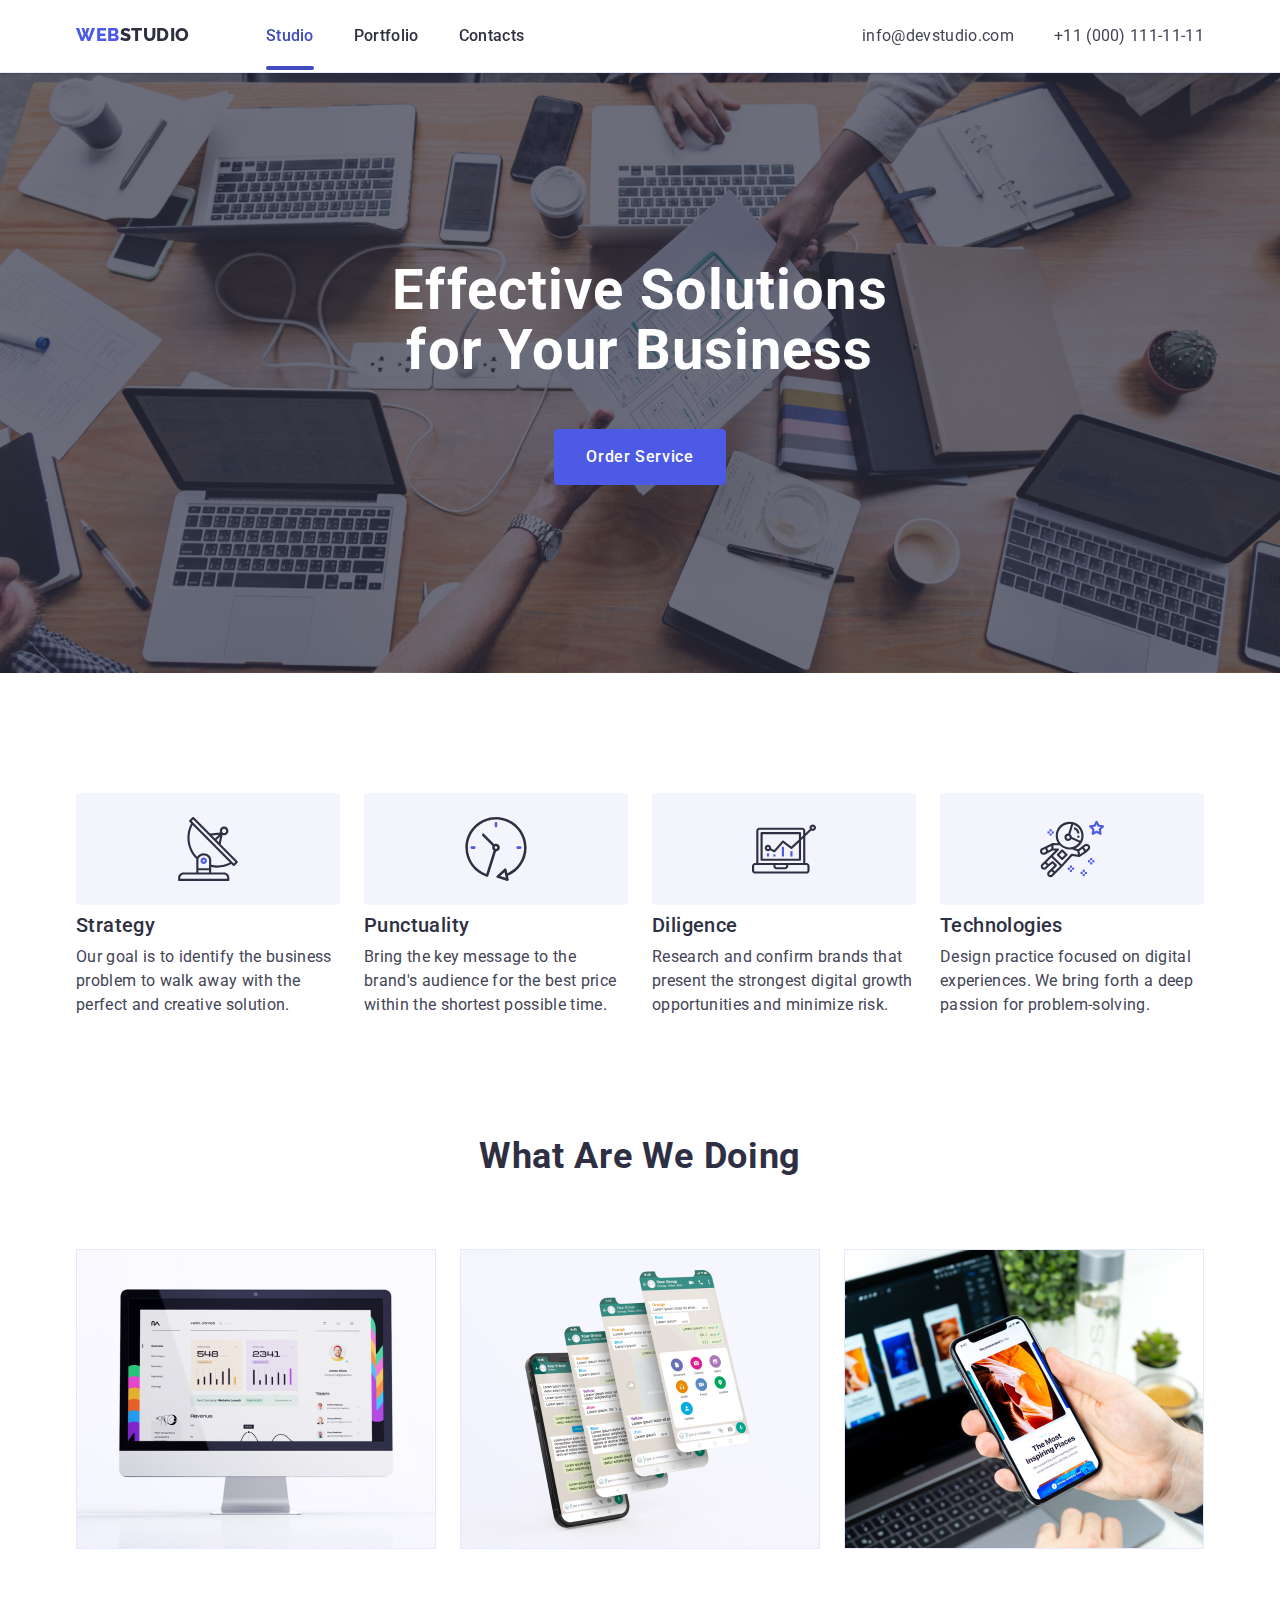
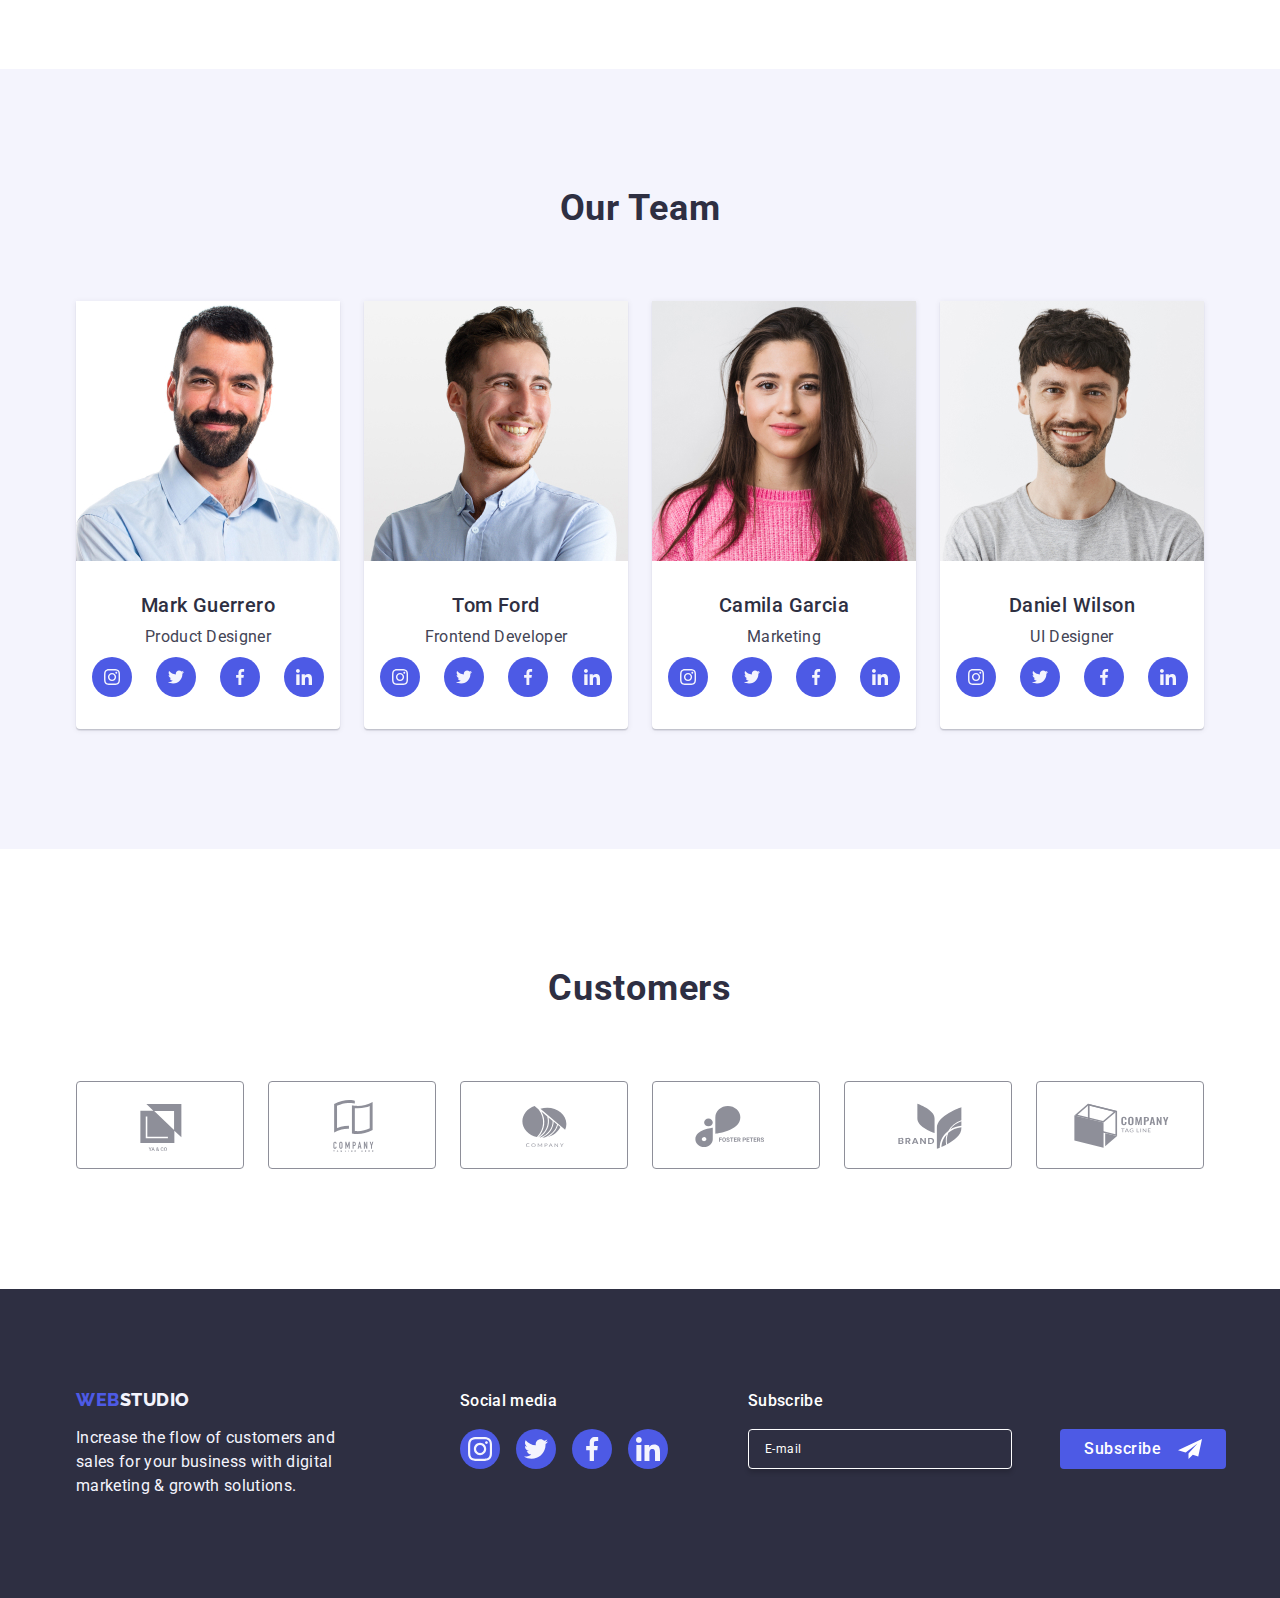
<file: index.html>
<!DOCTYPE html>
<html lang="en">
  <head>
    <meta charset="UTF-8" />
    <meta name="viewport" content="width=device-width, initial-scale=1.0" />
    <title>Document</title>
    <link
      rel="stylesheet"
      href="https://cdn.jsdelivr.net/npm/modern-normalize@2.0.0/modern-normalize.min.css"
    />
    <link rel="stylesheet" href="./css/styles.css" />
    <link rel="preconnect" href="https://fonts.googleapis.com" />
    <link rel="preconnect" href="https://fonts.gstatic.com" crossorigin />
    <link
      href="https://fonts.googleapis.com/css2?family=Raleway:wght@800&family=Roboto:wght@400;500;700&display=swap"
      rel="stylesheet"
    />
  </head>
  <body>
    <!-- HEADER -->
    <header class="top-header">
      <div class="container page-header-cont">
        <nav class="main-nav">
          <a class="main-logo link" href="./index.html">
            Web<span class="logo-text-color">Studio</span></a
          >
          <ul class="menu list">
            <li class="menu-item">
              <a class="menu-link link current" href="./index.html">Studio</a>
            </li>
            <li class="menu-item">
              <a class="menu-link link" href="./portfolio.html">Portfolio</a>
            </li>
            <li class="menu-item">
              <a class="menu-link link" href="">Contacts</a>
            </li>
          </ul>
        </nav>
        <address class="main-contact">
          <ul class="list-contact list">
            <li class="item-contact">
              <a class="link-contact link" href="mailto:info@devstudio.com"
                >info@devstudio.com</a
              >
            </li>
            <li class="item-contact">
              <a class="link-contact link" href="tel:+110001111111"
                >+11 (000) 111-11-11</a
              >
            </li>
          </ul>
        </address>
      </div>
    </header>
    <main>
      <!-- HERO -->
      <section class="block-hero">
        <div class="container">
          <h1 class="h-one-title">Effective Solutions for Your Business</h1>
          <button class="main-btn-hero" type="button" data-modal-open>
            Order Service
          </button>
        </div>
      </section>
      <!-- Work process -->
      <section class="block-workprocess">
        <div class="container">
          <h2 class="visually-hidden">Work process</h2>
          <ul class="list-workprocess list">
            <li class="item-workprocess">
              <div class="cont-icon-workprocess">
                <svg
                  class="icon-workprocess"
                  height="64"
                  width="64"
                  aria-label="icon-antenna"
                >
                  <use href="./images/icons.svg#icon-antenna"></use>
                </svg>
              </div>
              <h3 class="h-three-title">Strategy</h3>
              <p class="main-text">
                Our goal is to identify the business problem to walk away with
                the perfect and creative solution.
              </p>
            </li>
            <li class="item-workprocess">
              <div class="cont-icon-workprocess">
                <svg
                  class="icon-workprocess"
                  height="64"
                  width="64"
                  aria-label="icon-clock"
                >
                  <use href="./images/icons.svg#icon-clock"></use>
                </svg>
              </div>
              <h3 class="h-three-title">Punctuality</h3>
              <p class="main-text">
                Bring the key message to the brand's audience for the best price
                within the shortest possible time.
              </p>
            </li>
            <li class="item-workprocess">
              <div class="cont-icon-workprocess">
                <svg
                  class="icon-workprocess"
                  height="64"
                  width="64"
                  aria-label="icon-diagram"
                >
                  <use href="./images/icons.svg#icon-diagram"></use>
                </svg>
              </div>
              <h3 class="h-three-title">Diligence</h3>
              <p class="main-text">
                Research and confirm brands that present the strongest digital
                growth opportunities and minimize risk.
              </p>
            </li>
            <li class="item-workprocess">
              <div class="cont-icon-workprocess">
                <svg
                  class="icon-workprocess"
                  height="64"
                  width="64"
                  aria-label="icon-astronaut"
                >
                  <use href="./images/icons.svg#icon-astronaut"></use>
                </svg>
              </div>
              <h3 class="h-three-title">Technologies</h3>
              <p class="main-text">
                Design practice focused on digital experiences. We bring forth a
                deep passion for problem-solving.
              </p>
            </li>
          </ul>
        </div>
      </section>
      <!-- What are we doing -->
      <section class="block-doing">
        <div class="container">
          <h2 class="h-two-title">What are we doing</h2>
          <ul class="list-block-doing list">
            <li class="item-block-doing">
              <img
                class="img-block-doing"
                src="./images/Monitor.jpg"
                alt="Monitor"
                width="360"
                height="300"
              />
            </li>
            <li class="item-block-doing">
              <img
                class="img-block-doing"
                src="./images/Mockup.jpg"
                alt="Mockups"
                width="360"
                height="300"
              />
            </li>
            <li class="item-block-doing">
              <img
                class="img-block-doing"
                src="./images/Phone.jpg"
                alt="Phone and landtop"
                width="360"
                height="300"
              />
            </li>
          </ul>
        </div>
      </section>
      <!-- Our Team -->
      <section class="block-ourteam">
        <div class="container">
          <h2 class="h-two-title">Our Team</h2>
          <ul class="list-ourteam list">
            <li class="item-ourteam">
              <img
                class="image-ourteam"
                src="./images/Mark.jpg"
                alt="Man"
                width="264"
                height="260"
              />
              <div class="box-ourteam">
                <h3 class="h-three-title text-ourteam-title">Mark Guerrero</h3>
                <p class="main-text main-text-ourteam">Product Designer</p>
                <ul class="social-list list">
                  <li class="item-social-list">
                    <a href="" class="link-social-list">
                      <svg
                        class="icon-social"
                        width="16"
                        height="16"
                        aria-label="Social-instagram"
                      >
                        <use href="./images/icons.svg#icon-instagram"></use>
                      </svg>
                    </a>
                  </li>
                  <li class="item-social-list">
                    <a href="" class="link-social-list">
                      <svg
                        class="icon-social"
                        width="16"
                        height="16"
                        aria-label="social-twitter"
                      >
                        <use href="./images/icons.svg#icon-twitter"></use>
                      </svg>
                    </a>
                  </li>
                  <li class="item-social-list">
                    <a href="" class="link-social-list">
                      <svg
                        class="icon-social"
                        width="16"
                        height="16"
                        aria-label="social-facebook"
                      >
                        <use href="./images/icons.svg#icon-facebook"></use>
                      </svg>
                    </a>
                  </li>
                  <li class="item-social-list">
                    <a href="" class="link-social-list">
                      <svg
                        class="icon-social"
                        width="16"
                        height="16"
                        aria-label="social-linkedin"
                      >
                        <use href="./images/icons.svg#icon-linkedin"></use>
                      </svg>
                    </a>
                  </li>
                </ul>
              </div>
            </li>
            <li class="item-ourteam">
              <img
                class="image-ourteam"
                src="./images/Tom.jpg"
                alt="Man"
                width="264"
                height="260"
              />
              <div class="box-ourteam">
                <h3 class="h-three-title text-ourteam-title">Tom Ford</h3>
                <p class="main-text main-text-ourteam">Frontend Developer</p>
                <ul class="social-list list">
                  <li class="item-social-list">
                    <a href="" class="link-social-list">
                      <svg
                        class="icon-social"
                        width="16"
                        height="16"
                        aria-label="Social-instagram"
                      >
                        <use href="./images/icons.svg#icon-instagram"></use>
                      </svg>
                    </a>
                  </li>
                  <li class="item-social-list">
                    <a href="" class="link-social-list">
                      <svg
                        class="icon-social"
                        width="16"
                        height="16"
                        aria-label="social-twitter"
                      >
                        <use href="./images/icons.svg#icon-twitter"></use>
                      </svg>
                    </a>
                  </li>
                  <li class="item-social-list">
                    <a href="" class="link-social-list">
                      <svg
                        class="icon-social"
                        width="16"
                        height="16"
                        aria-label="social-facebook"
                      >
                        <use href="./images/icons.svg#icon-facebook"></use>
                      </svg>
                    </a>
                  </li>
                  <li class="item-social-list">
                    <a href="" class="link-social-list">
                      <svg
                        class="icon-social"
                        width="16"
                        height="16"
                        aria-label="social-linkedin"
                      >
                        <use href="./images/icons.svg#icon-linkedin"></use>
                      </svg>
                    </a>
                  </li>
                </ul>
              </div>
            </li>
            <li class="item-ourteam">
              <img
                class="image-ourteam"
                src="./images/Camila.jpg"
                alt="Girl"
                width="264"
                height="260"
              />
              <div class="box-ourteam">
                <h3 class="h-three-title text-ourteam-title">Camila Garcia</h3>
                <p class="main-text main-text-ourteam">Marketing</p>
                <ul class="social-list list">
                  <li class="item-social-list">
                    <a href="" class="link-social-list">
                      <svg
                        class="icon-social"
                        width="16"
                        height="16"
                        aria-label="Social-instagram"
                      >
                        <use href="./images/icons.svg#icon-instagram"></use>
                      </svg>
                    </a>
                  </li>
                  <li class="item-social-list">
                    <a href="" class="link-social-list">
                      <svg
                        class="icon-social"
                        width="16"
                        height="16"
                        aria-label="social-twitter"
                      >
                        <use href="./images/icons.svg#icon-twitter"></use>
                      </svg>
                    </a>
                  </li>
                  <li class="item-social-list">
                    <a href="" class="link-social-list">
                      <svg
                        class="icon-social"
                        width="16"
                        height="16"
                        aria-label="social-facebook"
                      >
                        <use href="./images/icons.svg#icon-facebook"></use>
                      </svg>
                    </a>
                  </li>
                  <li class="item-social-list">
                    <a href="" class="link-social-list">
                      <svg
                        class="icon-social"
                        width="16"
                        height="16"
                        aria-label="social-linkedin"
                      >
                        <use href="./images/icons.svg#icon-linkedin"></use>
                      </svg>
                    </a>
                  </li>
                </ul>
              </div>
            </li>
            <li class="item-ourteam">
              <img
                class="image-ourteam"
                src="./images/Daniel.jpg"
                alt="Man"
                width="264"
                height="260"
              />
              <div class="box-ourteam">
                <h3 class="h-three-title text-ourteam-title">Daniel Wilson</h3>
                <p class="main-text main-text-ourteam">UI Designer</p>
                <ul class="social-list list">
                  <li class="item-social-list">
                    <a href="" class="link-social-list">
                      <svg
                        class="icon-social"
                        width="16"
                        height="16"
                        aria-label="Social-instagram"
                      >
                        <use href="./images/icons.svg#icon-instagram"></use>
                      </svg>
                    </a>
                  </li>
                  <li class="item-social-list">
                    <a href="" class="link-social-list">
                      <svg
                        class="icon-social"
                        width="16"
                        height="16"
                        aria-label="social-twitter"
                      >
                        <use href="./images/icons.svg#icon-twitter"></use>
                      </svg>
                    </a>
                  </li>
                  <li class="item-social-list">
                    <a href="" class="link-social-list">
                      <svg
                        class="icon-social"
                        width="16"
                        height="16"
                        aria-label="social-facebook"
                      >
                        <use href="./images/icons.svg#icon-facebook"></use>
                      </svg>
                    </a>
                  </li>
                  <li class="item-social-list">
                    <a href="" class="link-social-list">
                      <svg
                        class="icon-social"
                        width="16"
                        height="16"
                        aria-label="social-linkedin"
                      >
                        <use href="./images/icons.svg#icon-linkedin"></use>
                      </svg>
                    </a>
                  </li>
                </ul>
              </div>
            </li>
          </ul>
        </div>
      </section>
      <!-- CUSTOMERS -->
      <section class="block-customers">
        <div class="container">
          <h2 class="h-two-title">Customers</h2>
          <ul class="list list-customers">
            <li class="item-list-customers">
              <a class="link-customers" href="">
                <svg
                  class="icon-customers"
                  width="104"
                  height="56"
                  aria-label="logo-company"
                >
                  <use href="./images/icons.svg#icon-company-one"></use>
                </svg>
              </a>
            </li>
            <li class="item-list-customers">
              <a class="link-customers" href="">
                <svg
                  class="icon-customers"
                  width="104"
                  height="56"
                  aria-label="logo-company"
                >
                  <use href="./images/icons.svg#icon-company-two"></use>
                </svg>
              </a>
            </li>
            <li class="item-list-customers">
              <a class="link-customers" href="">
                <svg
                  class="icon-customers"
                  width="104"
                  height="56"
                  aria-label="logo-company"
                >
                  <use href="./images/icons.svg#icon-company-tree"></use>
                </svg>
              </a>
            </li>
            <li class="item-list-customers">
              <a class="link-customers" href="">
                <svg
                  class="icon-customers"
                  width="104"
                  height="56"
                  aria-label="logo-company"
                >
                  <use href="./images/icons.svg#icon-company-four"></use>
                </svg>
              </a>
            </li>
            <li class="item-list-customers">
              <a class="link-customers" href="">
                <svg
                  class="icon-customers"
                  width="104"
                  height="56"
                  aria-label="logo-company"
                >
                  <use href="./images/icons.svg#icon-company-five"></use>
                </svg>
              </a>
            </li>
            <li class="item-list-customers">
              <a class="link-customers" href="">
                <svg
                  class="icon-customers"
                  width="104"
                  height="56"
                  aria-label="logo-company"
                >
                  <use href="./images/icons.svg#icon-company-six"></use>
                </svg>
              </a>
            </li>
          </ul>
        </div>
      </section>
      <!-- CUSTOMERS -->
    </main>
    <!-- FOOTER -->
    <footer class="page-footer">
      <div class="container block-footer-info">
        <div class="block-footer-logo">
          <a class="logo-footer link" href="./index.html"
            >Web<span class="logo-color-footer">Studio</span></a
          >
          <p class="main-text-footer">
            Increase the flow of customers and sales for your business with
            digital marketing & growth solutions.
          </p>
        </div>
        <div class="block-social-footer">
          <p class="text-social">Social media</p>
          <ul class="social-list-footer list">
            <li class="item-footer-icon">
              <a href="" class="link-footer-list">
                <svg
                  class="icon-social"
                  width="24"
                  height="24"
                  aria-label="icon-instagram"
                >
                  <use href="./images/icons.svg#icon-instagram"></use>
                </svg>
              </a>
            </li>
            <li class="item-footer-icon">
              <a href="" class="link-footer-list">
                <svg
                  class="icon-social"
                  width="24"
                  height="24"
                  aria-label="icon-twitter"
                >
                  <use href="./images/icons.svg#icon-twitter"></use>
                </svg>
              </a>
            </li>
            <li class="item-footer-icon">
              <a href="" class="link-footer-list">
                <svg
                  class="icon-social"
                  width="24"
                  height="24"
                  aria-label="icon-facebook"
                >
                  <use href="./images/icons.svg#icon-facebook"></use>
                </svg>
              </a>
            </li>
            <li class="item-footer-icon">
              <a href="" class="link-footer-list">
                <svg
                  class="icon-social"
                  width="24"
                  height="24"
                  aria-label="icon-linkedin"
                >
                  <use href="./images/icons.svg#icon-linkedin"></use>
                </svg>
              </a>
            </li>
          </ul>
        </div>
        <div class="block-form-cont">
          <p class="text-label-footer">Subscribe</p>
          <form class="form-email-footer">
            <label class="label-footer-email">
              <input
                class="enter-email-footer"
                type="email"
                name="user-email"
                placeholder="E-mail"
                required
              />
            </label>
            <button class="btn-send-email-footer" type="submit">
              Subscribe<svg class="icon-btn-footer" width="24" height="24">
                <use href="./images/icons.svg#icon-icon-telegramma"></use>
              </svg>
            </button>
          </form>
        </div>
      </div>
    </footer>
    <!-- MODAL PAGE -->
    <div class="bg-block is-hidden" data-modal>
      <div class="modal-page">
        <button type="button" data-modal-close class="close-btn">
          <svg class="icon-close" height="8" width="8">
            <use href="./images/icons.svg#icon-close"></use>
          </svg>
        </button>
        <p class="form-text-title">
          Leave your contacts and we will call you back
        </p>
        <form class="form-user-info">
          <div class="form-modal-cont">
            <label class="label-form-user-info" for="user-name">Name</label>
            <div class="block-input-icon">
              <input
                class="info-user-enter"
                id="user-name"
                name="user-name"
                type="text"
                pattern="[a-zA-Zа-яА-ЯіІїЇєЄґҐ']+"
                required
                title="Oleksandr"
              />
              <svg class="icon-form-input" width="18" height="24">
                <use href="./images/icons.svg#icon-icon-user"></use>
              </svg>
            </div>
          </div>
          <div class="form-modal-cont">
            <label class="label-form-user-info" for="user-tel">Phone</label>
            <div class="block-input-icon">
              <input
                class="info-user-enter"
                name="user-tel"
                id="user-tel"
                type="tel"
                required
                pattern="[0-9]{3}-[0-9]{3}-[0-9]{2}-[0-9]{2}"
                title="xxx-xxx-xx-xx"
              />
              <svg class="icon-form-input" width="18" height="24">
                <use href="./images/icons.svg#icon-icon-phone"></use>
              </svg>
            </div>
          </div>
          <div class="form-modal-cont">
            <label class="label-form-user-info" for="user-email">Email</label>
            <div class="block-input-icon">
              <input
                class="info-user-enter"
                name="user-email"
                id="user-email"
                type="email"
                required
              />
              <svg class="icon-form-input" width="18" height="24">
                <use href="./images/icons.svg#icon-icon-email"></use>
              </svg>
            </div>
          </div>
          <div class="comment-form-cont">
            <label class="label-form-user-info" for="user-comment"
              >Comment</label
            >
            <textarea
              class="comment-user"
              id="user-comment"
              name="user-comment"
              placeholder="Text input"
            ></textarea>
          </div>
          <div class="privacy-form-cont">
            <input
              class="input-checkbox-privacy visually-hidden"
              type="checkbox"
              id="user-privacy"
              value="true"
              name="user-privacy"
            />
            <label class="label-form-privacy" for="user-privacy"
              ><span class="cont-icon-checkbox">
                <svg class="icon-checkbox-policy" height="8" width="10">
                  <use
                    href="./images/icons.svg#icon-checkbox"
                  ></use></svg></span
              >I accept the terms and conditions of the&nbsp;<a
                class="link-privacy-policy"
                href=""
                >Privacy Policy</a
              >
            </label>
          </div>

          <button class="btn-user-info" type="submit">Send</button>
        </form>
      </div>
    </div>
    <!-- MODAL PAGE -->
    <script src="./js/modal.js"></script>
  </body>
</html>
</file>
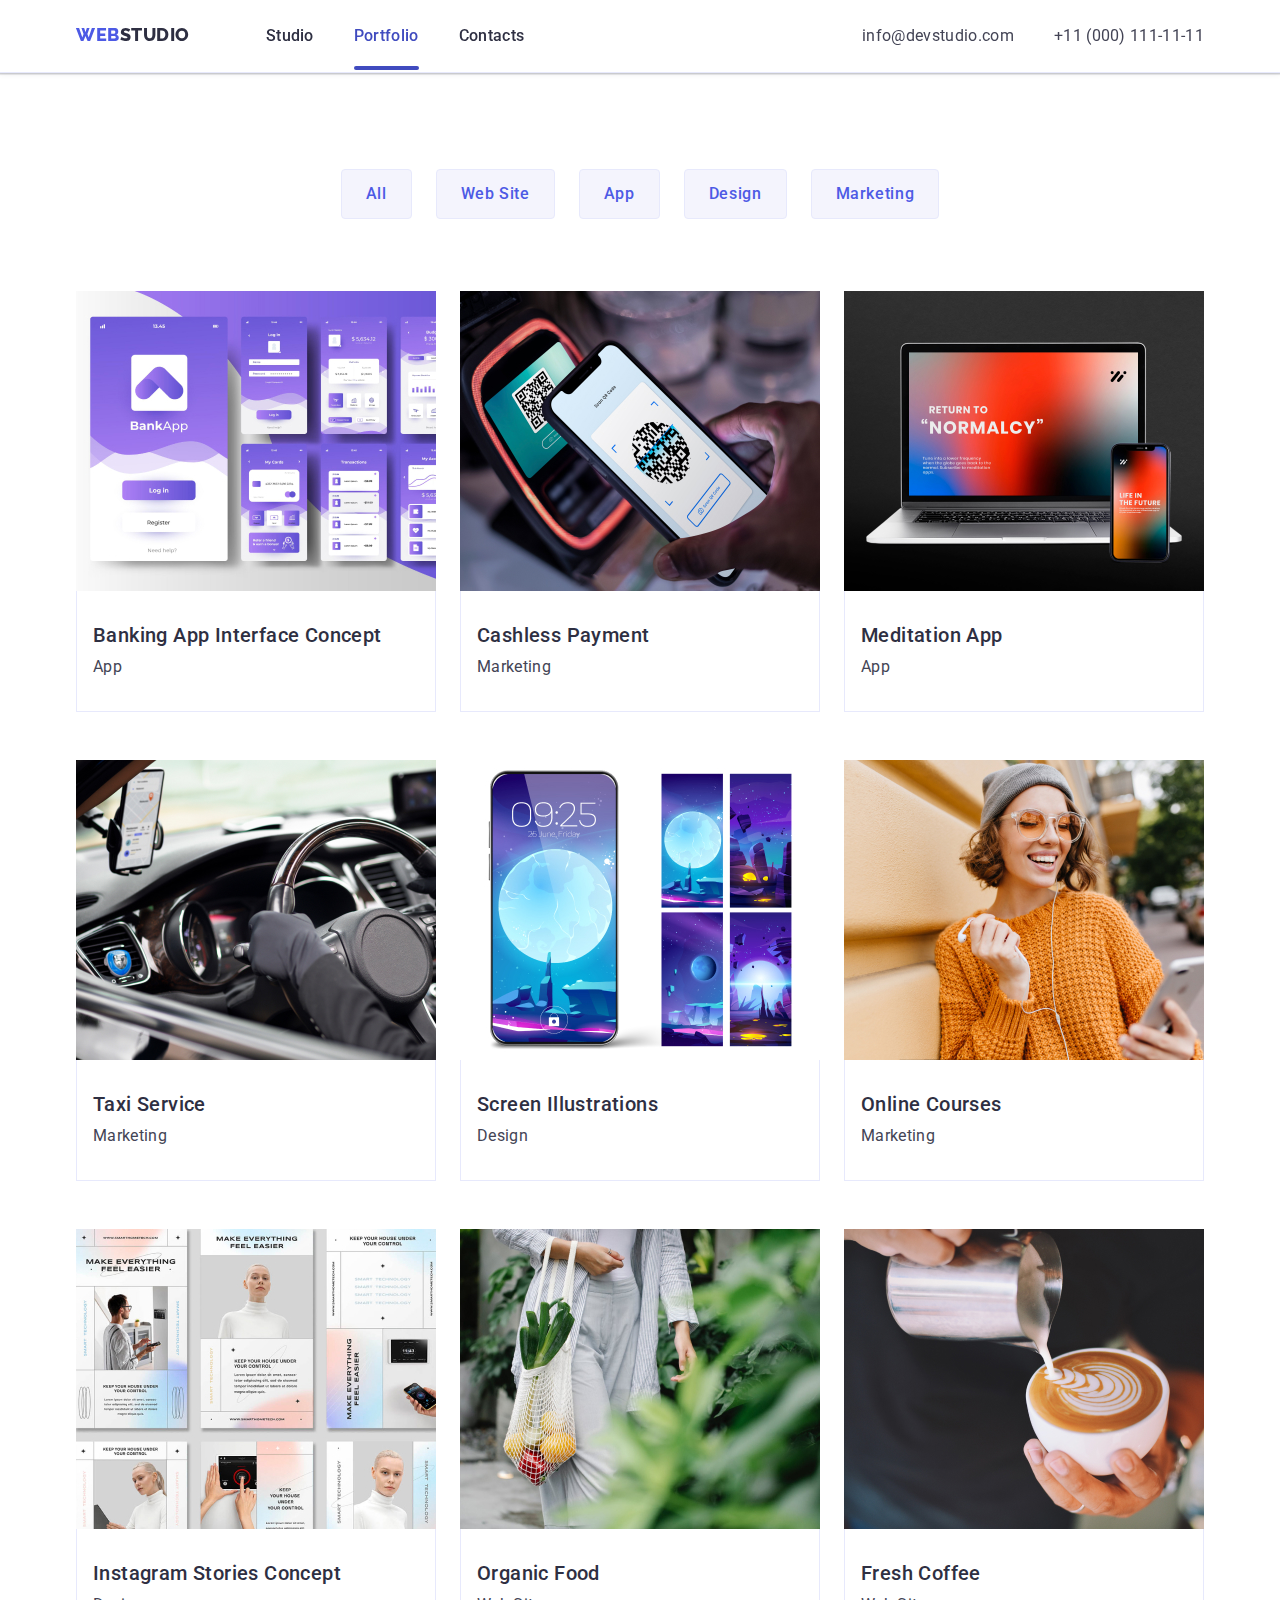
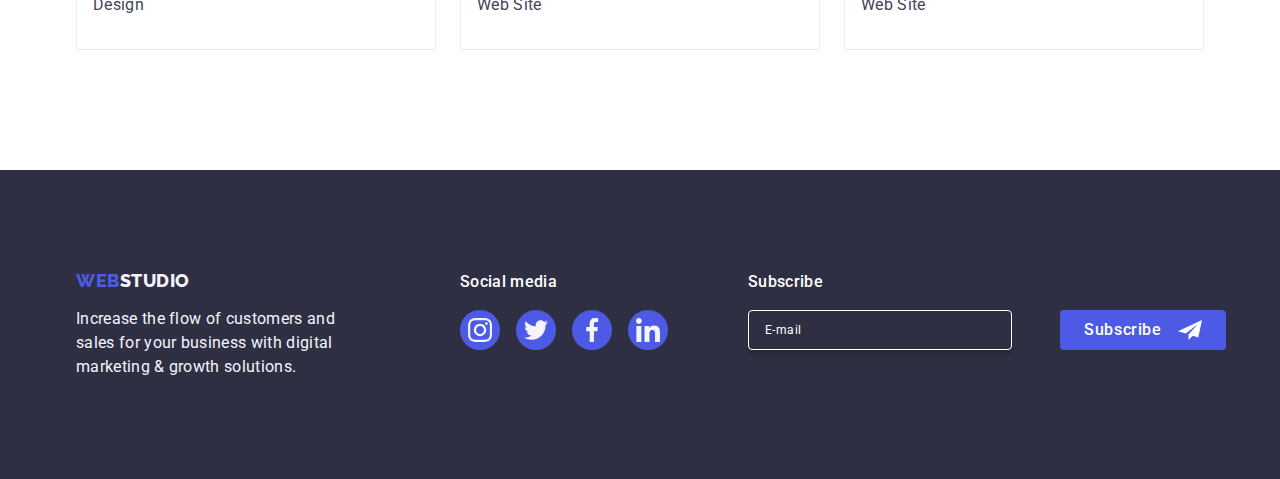
<file: portfolio.html>
<!DOCTYPE html>
<html lang="en">
  <head>
    <meta charset="UTF-8" />
    <meta name="viewport" content="width=device-width, initial-scale=1.0" />
    <title>Document</title>
    <link
      rel="stylesheet"
      href="https://cdn.jsdelivr.net/npm/modern-normalize@2.0.0/modern-normalize.min.css"
    />
    <link rel="stylesheet" href="./css/styles.css" />
    <link rel="preconnect" href="https://fonts.googleapis.com" />
    <link rel="preconnect" href="https://fonts.gstatic.com" crossorigin />
    <link
      href="https://fonts.googleapis.com/css2?family=Raleway:wght@800&family=Roboto:wght@400;500;700&display=swap"
      rel="stylesheet"
    />
  </head>
  <body>
    <!-- HEADER -->
    <header class="top-header">
      <div class="container page-header-cont">
        <nav class="main-nav">
          <a class="main-logo link" href="./index.html">
            Web<span class="logo-text-color">Studio</span></a
          >
          <ul class="menu list">
            <li class="menu-item">
              <a class="menu-link link" href="./index.html">Studio</a>
            </li>
            <li class="menu-item">
              <a class="menu-link link current" href="./portfolio.html"
                >Portfolio</a
              >
            </li>
            <li class="menu-item">
              <a class="menu-link link" href="">Contacts</a>
            </li>
          </ul>
        </nav>
        <address class="main-contact">
          <ul class="list-contact list">
            <li class="item-contact">
              <a class="link-contact link" href="mailto:info@devstudio.com"
                >info@devstudio.com</a
              >
            </li>
            <li class="item-contact">
              <a class="link-contact link" href="tel:+110001111111"
                >+11 (000) 111-11-11</a
              >
            </li>
          </ul>
        </address>
      </div>
    </header>
    <main>
      <section class="page-potfolio">
        <div class="container">
          <h1 hidden class="visually-hidden">Portfolio</h1>
          <ul class="list-portfolio list">
            <li>
              <button class="btn-list-portfolio" type="button">All</button>
            </li>
            <li>
              <button class="btn-list-portfolio" type="button">Web Site</button>
            </li>
            <li>
              <button class="btn-list-portfolio" type="button">App</button>
            </li>
            <li>
              <button class="btn-list-portfolio" type="button">Design</button>
            </li>
            <li>
              <button class="btn-list-portfolio" type="button">
                Marketing
              </button>
            </li>
          </ul>
          <ul class="list-works-portfolio list">
            <li class="item-list-portfolio">
              <a class="link-list-portfolio link" href="">
                <div class="cont-overlay">
                  <img
                    class="image-portfolio"
                    src="./images/Portfolio/Mockups.jpg"
                    alt="Mockups"
                    height="300"
                    width="360"
                  />
                  <p class="overlay">
                    14 Stylish and User-Friendly App Design Concepts · Task
                    Manager App · Calorie Tracker App · Exotic Fruit Ecommerce
                    App · Cloud Storage App
                  </p>
                </div>
                <div class="padding-portfolio-title">
                  <h2 class="h-three-title title-portfolio">
                    Banking App Interface Concept
                  </h2>
                  <p class="text-portfolio">App</p>
                </div>
              </a>
            </li>
            <li class="item-list-portfolio">
              <a class="link-list-portfolio link" href="">
                <div class="cont-overlay">
                  <img
                    class="image-portfolio"
                    src="./images/Portfolio/Qr-code.jpg"
                    alt="QR-code"
                    height="300"
                    width="360"
                  />
                  <p class="overlay">
                    14 Stylish and User-Friendly App Design Concepts · Task
                    Manager App · Calorie Tracker App · Exotic Fruit Ecommerce
                    App · Cloud Storage App
                  </p>
                </div>

                <div class="padding-portfolio-title">
                  <h2 class="h-three-title title-portfolio">
                    Cashless Payment
                  </h2>
                  <p class="text-portfolio">Marketing</p>
                </div>
              </a>
            </li>
            <li class="item-list-portfolio">
              <a class="link-list-portfolio link" href="">
                <div class="cont-overlay">
                  <img
                    class="image-portfolio"
                    src="./images/Portfolio/mockups-device.jpg"
                    alt="landtop-phone"
                    height="300"
                    width="360"
                  />
                  <p class="overlay">
                    14 Stylish and User-Friendly App Design Concepts · Task
                    Manager App · Calorie Tracker App · Exotic Fruit Ecommerce
                    App · Cloud Storage App
                  </p>
                </div>

                <div class="padding-portfolio-title">
                  <h2 class="h-three-title title-portfolio">Meditation App</h2>
                  <p class="text-portfolio">App</p>
                </div>
              </a>
            </li>
            <li class="item-list-portfolio">
              <a class="link-list-portfolio link" href="">
                <div class="cont-overlay">
                  <img
                    class="image-portfolio"
                    src="./images/Portfolio/drive.jpg"
                    alt="car-phone"
                    height="300"
                    width="360"
                  />
                  <p class="overlay">
                    14 Stylish and User-Friendly App Design Concepts · Task
                    Manager App · Calorie Tracker App · Exotic Fruit Ecommerce
                    App · Cloud Storage App
                  </p>
                </div>

                <div class="padding-portfolio-title">
                  <h2 class="h-three-title title-portfolio">Taxi Service</h2>
                  <p class="text-portfolio">Marketing</p>
                </div>
              </a>
            </li>
            <li class="item-list-portfolio">
              <a class="link-list-portfolio link" href="">
                <div class="cont-overlay">
                  <img
                    class="image-portfolio"
                    src="./images/Portfolio/phone-mockup.jpg"
                    alt="phone-paint"
                    height="300"
                    width="360"
                  />
                  <p class="overlay">
                    14 Stylish and User-Friendly App Design Concepts · Task
                    Manager App · Calorie Tracker App · Exotic Fruit Ecommerce
                    App · Cloud Storage App
                  </p>
                </div>

                <div class="padding-portfolio-title">
                  <h2 class="h-three-title title-portfolio">
                    Screen Illustrations
                  </h2>
                  <p class="text-portfolio">Design</p>
                </div>
              </a>
            </li>
            <li class="item-list-portfolio">
              <a class="link-list-portfolio link" href="">
                <div class="cont-overlay">
                  <img
                    class="image-portfolio"
                    src="./images/Portfolio/girl-phone.jpg"
                    alt="girl"
                    height="300"
                    width="360"
                  />
                  <p class="overlay">
                    14 Stylish and User-Friendly App Design Concepts · Task
                    Manager App · Calorie Tracker App · Exotic Fruit Ecommerce
                    App · Cloud Storage App
                  </p>
                </div>

                <div class="padding-portfolio-title">
                  <h2 class="h-three-title title-portfolio">Online Courses</h2>
                  <p class="text-portfolio">Marketing</p>
                </div>
              </a>
            </li>
            <li class="item-list-portfolio">
              <a class="link-list-portfolio link" href="">
                <div class="cont-overlay">
                  <img
                    class="image-portfolio"
                    src="./images/Portfolio/state-info.jpg"
                    alt="states"
                    height="300"
                    width="360"
                  />
                  <p class="overlay">
                    14 Stylish and User-Friendly App Design Concepts · Task
                    Manager App · Calorie Tracker App · Exotic Fruit Ecommerce
                    App · Cloud Storage App
                  </p>
                </div>

                <div class="padding-portfolio-title">
                  <h2 class="h-three-title title-portfolio">
                    Instagram Stories Concept
                  </h2>
                  <p class="text-portfolio">Design</p>
                </div>
              </a>
            </li>
            <li class="item-list-portfolio">
              <a class="link-list-portfolio link" href="">
                <div class="cont-overlay">
                  <img
                    class="image-portfolio"
                    src="./images/Portfolio/fruits.jpg"
                    alt="fruits-paket"
                    height="300"
                    width="360"
                  />
                  <p class="overlay">
                    14 Stylish and User-Friendly App Design Concepts · Task
                    Manager App · Calorie Tracker App · Exotic Fruit Ecommerce
                    App · Cloud Storage App
                  </p>
                </div>

                <div class="padding-portfolio-title">
                  <h2 class="h-three-title title-portfolio">Organic Food</h2>
                  <p class="text-portfolio">Web Site</p>
                </div>
              </a>
            </li>
            <li class="item-list-portfolio">
              <a class="link-list-portfolio link" href="">
                <div class="cont-overlay">
                  <img
                    class="image-portfolio"
                    src="./images/Portfolio/coffe.jpg"
                    alt="cup-coffe"
                    height="300"
                    width="360"
                  />
                  <p class="overlay">
                    14 Stylish and User-Friendly App Design Concepts · Task
                    Manager App · Calorie Tracker App · Exotic Fruit Ecommerce
                    App · Cloud Storage App
                  </p>
                </div>

                <div class="padding-portfolio-title">
                  <h2 class="h-three-title title-portfolio">Fresh Coffee</h2>
                  <p class="text-portfolio">Web Site</p>
                </div>
              </a>
            </li>
          </ul>
        </div>
      </section>
    </main>
    <!-- FOOTER -->
    <footer class="page-footer">
      <div class="container block-footer-info">
        <div class="block-footer-logo">
          <a class="logo-footer link" href="./index.html"
            >Web<span class="logo-color-footer">Studio</span></a
          >
          <p class="main-text-footer">
            Increase the flow of customers and sales for your business with
            digital marketing & growth solutions.
          </p>
        </div>
        <div class="block-social-footer">
          <p class="text-social">Social media</p>
          <ul class="social-list-footer list">
            <li class="item-footer-icon">
              <a href="" class="link-footer-list">
                <svg
                  class="icon-social"
                  width="24"
                  height="24"
                  aria-label="icon-instagram"
                >
                  <use href="./images/icons.svg#icon-instagram"></use>
                </svg>
              </a>
            </li>
            <li class="item-footer-icon">
              <a href="" class="link-footer-list">
                <svg
                  class="icon-social"
                  width="24"
                  height="24"
                  aria-label="icon-twitter"
                >
                  <use href="./images/icons.svg#icon-twitter"></use>
                </svg>
              </a>
            </li>
            <li class="item-footer-icon">
              <a href="" class="link-footer-list">
                <svg
                  class="icon-social"
                  width="24"
                  height="24"
                  aria-label="icon-facebook"
                >
                  <use href="./images/icons.svg#icon-facebook"></use>
                </svg>
              </a>
            </li>
            <li class="item-footer-icon">
              <a href="" class="link-footer-list">
                <svg
                  class="icon-social"
                  width="24"
                  height="24"
                  aria-label="icon-linkedin"
                >
                  <use href="./images/icons.svg#icon-linkedin"></use>
                </svg>
              </a>
            </li>
          </ul>
        </div>
        <div class="block-form-cont">
          <p class="text-label-footer">Subscribe</p>
          <form class="form-email-footer">
            <label class="label-footer-email">
              <input
                class="enter-email-footer"
                type="email"
                name="user-email"
                placeholder="E-mail"
                required
              />
            </label>
            <button class="btn-send-email-footer" type="submit">
              Subscribe<svg class="icon-btn-footer" width="24" height="24">
                <use href="./images/icons.svg#icon-icon-telegramma"></use>
              </svg>
            </button>
          </form>
        </div>
      </div>
    </footer>
  </body>
</html>
</file>
<file: css/styles.css>
:root {
  --acent-color: #4d5ae5;
  --heading-color: #2e2f42;
  --main-text: #434455;
  --light-color: #f4f4fd;
  --white-text: #ffffff;
  --hover-color: #404bbf;
  --acent-white-color: #e7e9fc;
  --lightdark-color: #8e8f99;
  --secondary-hover-color: #31d0aa;
  --secondaty-white-color: #fcfcfc;
}
h1,
h2,
h3,
h4,
p {
  margin-top: 0;
  margin-bottom: 0;
}
ol,
ul {
  margin-top: 0;
  margin-bottom: 0;
  padding-left: 0;
}
img {
  display: block;
  max-width: 100%;
  height: auto;
}
body {
  font-family: 'Roboto', sans-serif;
  color: var(--main-text);
  background-color: var(--white-text);
}
.list {
  list-style-type: none;
}
.link {
  text-decoration: none;
}
button {
  cursor: pointer;
}
.container {
  width: 1158px;
  margin-left: auto;
  margin-right: auto;
  padding-left: 15px;
  padding-right: 15px;
}
.visually-hidden {
  position: absolute;
  width: 1px;
  height: 1px;
  margin: -1px;
  border: 0;
  padding: 0;
  white-space: nowrap;
  clip-path: inset(100%);
  clip: rect(0 0 0 0);
  overflow: hidden;
}
/* =============HEADER============= */
.top-header {
  position: sticky;
  top: 0;
  z-index: 99999;
  padding-top: 24px;
  padding: 24px;
  border-bottom: 1px solid var(--acent-white-color);
  box-shadow: 0px 1px 6px 0px rgba(46, 47, 66, 0.08),
    0px 1px 1px 0px rgba(46, 47, 66, 0.16),
    0px 2px 1px 0px rgba(46, 47, 66, 0.08);
  background-color: var(--white-text);
}

.main-logo {
  margin-right: 76px;
}
.page-header-cont {
  display: flex;
  justify-content: space-between;
  align-items: start;
}
.main-nav {
  display: flex;
  align-items: start;
}
.menu {
  display: flex;
  gap: 40px;
}
.menu-link {
  padding-top: 24px;
  padding-bottom: 24px;
  transition: color 250ms cubic-bezier(0.4, 0, 0.2, 1);
}
.list-contact {
  display: flex;
  gap: 40px;
}

.main-logo {
  color: var(--acent-color);
  font-family: 'Raleway', sans-serif;
  font-size: 18px;
  font-style: normal;
  font-weight: 800;
  line-height: 1.17;
  letter-spacing: 0.54px;
  text-transform: uppercase;
}
.logo-text-color {
  color: var(--heading-color);
}
.menu-link {
  font-size: 16px;
  font-style: normal;
  font-weight: 500;
  line-height: 1.5;
  letter-spacing: 0.32px;
  color: var(--heading-color);
}
.menu-link:hover,
.menu-link:focus {
  color: var(--hover-color);
}
.main-contact {
  font-style: normal;
}
.link-contact {
  font-size: 16px;
  font-style: normal;
  font-weight: 400;
  line-height: 1.5;
  letter-spacing: 0.32px;
  color: var(--main-text);
  transition: color 250ms cubic-bezier(0.4, 0, 0.2, 1);
}
.link-contact:hover,
.link-contact:focus {
  color: var(--hover-color);
}
.current {
  position: relative;
  color: var(--hover-color);
}
.menu-link.current::after {
  content: '';
  position: absolute;
  left: 0;
  bottom: -1px;
  display: block;
  width: 100%;
  height: 4px;
  border-radius: 2px;
  background-color: var(--hover-color);
}
/* =============HEADER============= /*/
/* =============HERO============= */
.block-hero {
  background-color: var(--heading-color);
  padding-top: 188px;
  padding-bottom: 188px;
  max-width: 1440px;
  background-repeat: no-repeat;
  background-position: center;
  background-image: linear-gradient(
      rgba(46, 47, 66, 0.7),
      rgba(46, 47, 66, 0.7)
    ),
    url(../images/hero/Bg.jpg);
  background-size: cover;
  margin-left: auto;
  margin-right: auto;
}
.h-one-title {
  max-width: 496px;
  margin-left: auto;
  margin-right: auto;
  margin-bottom: 48px;
}
.h-one-title {
  font-size: 56px;
  font-style: normal;
  font-weight: 700;
  line-height: 1.07;
  letter-spacing: 1.12px;
  text-align: center;
  color: var(--white-text);
  width: 496px;
}
.main-btn-hero {
  padding-left: 32px;
  padding-right: 32px;
  padding-top: 16px;
  padding-bottom: 16px;
  border-radius: 4px;
  border: 0;
  display: block;
  margin-left: auto;
  margin-right: auto;
  min-width: 169px;
}
.main-btn-hero {
  font-family: 'Roboto', sans-serif;
  background-color: var(--acent-color);
  font-size: 16px;
  font-style: normal;
  font-weight: 500;
  line-height: 1.5;
  letter-spacing: 0.64px;
  color: var(--white-text);
  transition: background-color 250ms cubic-bezier(0.4, 0, 0.2, 1);
}
.main-btn-hero:hover,
.main-btn-hero:focus {
  background-color: var(--hover-color);
}
/* =============HERO============= /*/
/* =============Work process============= */
.block-workprocess {
  padding-top: 120px;
  padding-bottom: 120px;
}
.h-three-title {
  margin-bottom: 8px;
}
.item-workprocess {
  width: 264px;
}
.cont-icon-workprocess {
  display: flex;
  justify-content: center;
  align-items: center;
  height: 112px;
  background-color: var(--light-color);
  border-radius: 4px;
  margin-bottom: 8px;
}
.list-workprocess {
  display: flex;
  gap: 24px;
}

.main-text {
  font-size: 16px;
  line-height: 1.5;
  letter-spacing: 0.32px;
}
/* =============Work process============= /*/
/* =============What are we doing ============= */
.block-doing {
  padding-bottom: 120px;
}
.list-block-doing {
  display: flex;
  gap: 24px;
}
.h-two-title {
  font-size: 36px;
  font-style: normal;
  font-weight: 700;
  line-height: 1.11;
  letter-spacing: 0.72px;
  text-transform: capitalize;
  text-align: center;
  color: var(--heading-color);
}
.h-two-title {
  margin-bottom: 72px;
}
/* =============What are we doing ============= /*/
/* =============Our team ============= */
.list-ourteam {
  display: flex;
  gap: 24px;
}
.item-ourteam {
  width: calc((100% - 72px) / 4);
  border-radius: 0px 0px 4px 4px;
  background: var(--white, #fff);
  box-shadow: 0px 2px 1px 0px rgba(46, 47, 66, 0.08),
    0px 1px 1px 0px rgba(46, 47, 66, 0.16),
    0px 1px 6px 0px rgba(46, 47, 66, 0.08);
}

.block-ourteam {
  background-color: var(--light-color);
  padding-top: 120px;
  padding-bottom: 120px;
}
.icon-social {
  fill: var(--light-color);
}
.link-social-list {
  display: flex;
  width: 100%;
  height: 100%;
  justify-content: center;
  align-items: center;
  background-color: var(--acent-color);
  border-radius: 50%;
  transition: background-color 250ms cubic-bezier(0.4, 0, 0.2, 1);
}
.link-social-list:hover,
.link-social-list:focus {
  background-color: var(--hover-color);
}
.item-social-list {
  width: 40px;
  height: 40px;
}
.social-list {
  display: flex;
  width: 100%;
  justify-content: center;
  gap: 24px;
}
.box-ourteam {
  padding-top: 32px;
  padding-bottom: 32px;
}
.text-ourteam-title {
  margin-bottom: 8px;
  text-align: center;
}
.main-text-ourteam {
  margin-bottom: 8px;
  text-align: center;
}
.item-ourteam {
  background-color: var(--white-text);
}
.h-three-title {
  font-size: 20px;
  font-style: normal;
  font-weight: 500;
  line-height: 1.2;
  letter-spacing: 0.4px;
  color: var(--heading-color);
}
/* =============Our team ============= /*/
/* =============CUSTOMERS ============= /*/
.block-customers {
  padding-top: 120px;
  padding-bottom: 120px;
}
.link-customers {
  display: flex;
  justify-content: center;
  align-items: center;
  height: 100%;
  width: 100%;
}
.link-customers {
  color: var(--lightdark-color);
  border-radius: 4px;
  border: 1px solid var(--lightdark-color);
  transition: color 250ms cubic-bezier(0.4, 0, 0.2, 1),
    border-color 250ms cubic-bezier(0.4, 0, 0.2, 1);
}
.link-customers:hover,
.link-customers:focus {
  color: var(--hover-color);
  border-color: 1px solid var(--hover-color);
}
.item-list-customers {
  width: calc((100% - 120px) / 6);
  height: 88px;
}
.icon-customers {
  fill: currentColor;
}
.list-customers {
  display: flex;
  gap: 24px;
}
/* =============CUSTOMERS ============= /*/
/* =============FOOTER ============= */
.page-footer {
  padding-top: 100px;
  padding-bottom: 100px;
}
.main-text-footer {
  width: 264px;
}
.main-text-footer {
  font-size: 16px;
  line-height: 1.5;
  letter-spacing: 0.32px;
  color: var(--light-color);
}
.page-footer {
  background-color: var(--heading-color);
}
.logo-footer {
  display: inline-block;
  margin-bottom: 16px;
}
.logo-footer {
  font-family: 'Raleway', sans-serif;
  font-size: 18px;
  font-style: normal;
  font-weight: 800;
  line-height: 1.17;
  letter-spacing: 0.54px;
  text-transform: uppercase;
  color: var(--acent-color);
}
.logo-color-footer {
  color: var(--light-color);
}
.social-list-footer {
  display: flex;
  gap: 16px;
}
.text-social {
  margin-bottom: 16px;
  font-weight: 500;
  line-height: 1.5; /* 150% */
  letter-spacing: 0.32px;
  color: var(--white-text);
}
.block-footer-info {
  display: flex;
  align-items: baseline;
}
.block-footer-logo {
  margin-right: 120px;
}
.link-footer-list {
  display: flex;
  width: 100%;
  height: 100%;
  justify-content: center;
  align-items: center;
  background-color: var(--acent-color);
  border-radius: 50%;
  transition: background-color 250ms cubic-bezier(0.4, 0, 0.2, 1);
}
.link-footer-list:hover,
.link-footer-list:focus {
  background-color: var(--secondary-hover-color);
}
.item-footer-icon {
  width: 40px;
  height: 40px;
}
.text-label-footer {
  display: block;
  font-weight: 500;
  line-height: 1.5;
  letter-spacing: 0.32px;
  margin-bottom: 16px;
  color: var(--white-text);
}
.enter-email-footer {
  width: 264px;
  height: 40px;
  font-size: 12px;
  line-height: 1.5;
  letter-spacing: 0.04em;
  padding-left: 16px;
  background-color: transparent;
  border-radius: 4px;
  border: 1px solid var(--white-text);
  box-shadow: 0px 4px 4px 0px rgba(0, 0, 0, 0.15);
  color: var(--white-text);
  margin-right: 24px;
  transition: border-color 250ms cubic-bezier(0.4, 0, 0.2, 1);
}
.enter-email-footer:focus {
  border-color: var(--acent-color);
  outline: none;
}
.enter-email-footer::placeholder {
  font-size: 12px;
  line-height: 2;
  letter-spacing: 0.48px;
  color: var(--white-text);
}
.form-email-footer {
  display: flex;
  gap: 24px;
}
.btn-send-email-footer {
  display: flex;
  min-width: 165px;
  height: 40px;
  font-weight: 500;
  letter-spacing: 0.04em;
  line-height: 1.5;
  cursor: pointer;
  background-color: var(--acent-color);
  border-radius: 4px;
  padding: 8px 24px;
  justify-content: center;
  align-items: center;
  color: var(--white-text);
  border: none;
  transition: background-color 250ms cubic-bezier(0.4, 0, 0.2, 1);
}
.btn-send-email-footer:hover {
  background-color: var(--hover-color);
}
.icon-btn-footer {
  fill: var(--white-text);
  margin-left: 16px;
}
.block-form-cont {
  margin-left: 80px;
}
/* =============FOOTER =============/ */
/* =============PORTFOLIO ============= */
.page-potfolio {
  padding-top: 96px;
  padding-bottom: 120px;
}
.list-portfolio {
  display: flex;
  gap: 24px;
  margin-bottom: 72px;
  justify-content: center;
}
.btn-list-portfolio {
  padding: 12px 24px;
  justify-content: center;
  align-items: center;
  border-radius: 4px;
  border: 1px solid var(--acent-white-color);
}
.list-works-portfolio {
  display: flex;
  flex-wrap: wrap;
  gap: 48px 24px;
}
.item-list-portfolio {
  width: calc((100% - 48px) / 3);
  display: flex;
}
.title-portfolio {
  margin-bottom: 8px;
}
.padding-portfolio-title {
  padding: 32px 16px;
  border: 1px solid var(--acent-white-color);
  border-top: none;
}

.h1-title-portfolio {
  font-size: 56px;
  font-style: normal;
  font-weight: 700;
  line-height: 1.07;
  letter-spacing: 1.12px;
  text-align: center;
  color: var(--white-text);
}
.btn-list-portfolio {
  font-family: 'Roboto', sans-serif;
  font-size: 16px;
  font-style: normal;
  font-weight: 500;
  line-height: 1.5;
  letter-spacing: 0.64px;
  text-align: center;
  box-shadow: none;
  color: var(--acent-color);
  background-color: var(--light-color);
  transition: color 250ms cubic-bezier(0.4, 0, 0.2, 1),
    background-color 250ms cubic-bezier(0.4, 0, 0.2, 1),
    border-color 250ms cubic-bezier(0.4, 0, 0.2, 1),
    box-shadow 250ms cubic-bezier(0.4, 0, 0.2, 1);
}
.btn-list-portfolio:hover,
.btn-list-portfolio:focus {
  color: var(--white-text);
  background-color: var(--hover-color);
  border-color: 1px solid transparent;
  box-shadow: 0px 2px 2px 0px rgba(0, 0, 0, 0.12),
    0px 2px 1px 0px rgba(0, 0, 0, 0.08), 0px 3px 1px 0px rgba(0, 0, 0, 0.1);
}

.text-portfolio {
  font-size: 16px;
  line-height: 1.5;
  letter-spacing: 0.32px;
  color: var(--main-text);
}
.link-list-portfolio {
  box-shadow: none;
  transition: box-shadow 250ms cubic-bezier(0.4, 0, 0.2, 1);
}
.overlay {
  position: absolute;
  top: 0;
  left: 0;
  background-color: var(--acent-color);
  width: 100%;
  height: 100%;
  padding: 40px 32px;
  color: var(--light-color);
  line-height: 1.5;
  letter-spacing: 0.32px;
  transform: translateY(100%);
  transition: transform 250ms cubic-bezier(0.4, 0, 0.2, 1);
}
.cont-overlay {
  position: relative;
  overflow: hidden;
}
.link-list-portfolio:focus,
.link-list-portfolio:hover {
  box-shadow: 0px 2px 1px 0px rgba(46, 47, 66, 0.08),
    0px 1px 1px 0px rgba(46, 47, 66, 0.16),
    0px 1px 6px 0px rgba(46, 47, 66, 0.08);
}
.link-list-portfolio:hover .overlay,
.link-list-portfolio:focus .overlay {
  transform: translateY(0%);
}

/* =============PORTFOLIO =============/*/
/* =============MODAL PAGE =============/*/
.bg-block {
  position: fixed;
  top: 0;
  left: 0;
  z-index: 9999;
  height: 100%;
  width: 100%;
  background-color: rgba(46, 47, 66, 0.4);
  transition: opacity 250ms cubic-bezier(0.4, 0, 0.2, 1),
    visibility 250ms cubic-bezier(0.4, 0, 0.2, 1);
}
.modal-page {
  padding: 72px 24px 24px 24px;
  position: absolute;
  top: 50%;
  left: 50%;
  transform: translate(-50%, -50%) scale(1);
  width: 408px;
  min-height: 584px;
  border-radius: 4px;
  box-shadow: 0px 2px 1px 0px rgba(0, 0, 0, 0.2),
    0px 1px 3px 0px rgba(0, 0, 0, 0.12), 0px 1px 1px 0px rgba(0, 0, 0, 0.14);

  background-color: var(--secondaty-white-color);
  transition: transform 250ms cubic-bezier(0.4, 0, 0.2, 1);
}
.icon-close {
  transition: fill 250ms cubic-bezier(0.4, 0, 0.2, 1);
}
.close-btn:hover .icon-close,
.close-btn:focus .icon-close {
  fill: var(--white-text);
}
.close-btn {
  position: absolute;
  top: 24px;
  right: 24px;
  width: 24px;
  height: 24px;
  padding: 0;
  line-height: 0;
  display: flex;
  justify-content: center;
  align-items: center;
  background-color: var(--acent-white-color);
  fill: var(--heading-color);
  border: 1px solid rgba(0, 0, 0, 0.1);
  border-radius: 50%;
  transition: background-color 250ms cubic-bezier(0.4, 0, 0.2, 1),
    border 250ms cubic-bezier(0.4, 0, 0.2, 1);
}
.close-btn:hover,
.close-btn:focus {
  background-color: #404bbf;
  border: none;
}
.is-hidden {
  opacity: 0;
  visibility: hidden;
  pointer-events: none;
}
/* =============MODAL PAGE =============/*/
/* =============FORM MODAL =============*/
.form-text-title {
  text-align: center;
  font-weight: 500;
  line-height: 1.5;
  letter-spacing: 0.32px;
  color: var(--heading-color);
  margin-bottom: 16px;
}
.form-modal-cont {
  margin-bottom: 8px;
}
.comment-form-cont {
  margin-bottom: 16px;
}

.info-user-enter {
  width: 100%;
  height: 40px;
  border-radius: 4px;
  border: 1px solid rgba(46, 47, 66, 0.4);
  font-size: 18px;
  padding-left: 38px;
  background-color: transparent;
  outline-color: transparent;
  transition: border-color 250ms cubic-bezier(0.4, 0, 0.2, 1);
}
.info-user-enter:focus {
  border-color: var(--acent-color);
  outline-offset: 4px;
}

.comment-user {
  width: 100%;
  height: 120px;
  font-size: 12px;
  line-height: 1.17;
  letter-spacing: 0.04em;
  color: rgba(46, 47, 66, 0.4);
  background-color: transparent;
  border-radius: 4px;
  border: 1px solid rgba(46, 47, 66, 0.4);
  padding: 8px 16px;
  resize: none;
  outline: transparent;
  margin-top: 4px;
  transition: border-color 250ms cubic-bezier(0.4, 0, 0.2, 1);
}
.comment-user::placeholder {
  font-size: 12px;
  line-height: 1.17;
  letter-spacing: 0.48px;
  color: rgba(46, 47, 66, 0.4);
}
.comment-user:focus {
  border-color: var(--acent-color);
  outline-offset: 4px;
}
.icon-form-input {
  fill: var(--heading-color);
  position: absolute;
  top: 50%;
  left: 16px;
  transform: translateY(-50%);
  transition: fill 250ms cubic-bezier(0.4, 0, 0.2, 1);
}
.info-user-enter:focus + .icon-form-input {
  fill: var(--acent-color);
}
.block-input-icon {
  position: relative;
}
.privacy-form-cont {
  margin-bottom: 24px;
}
.label-form-user-info {
  font-size: 12px;
  line-height: 1.17;
  letter-spacing: 0.04em;
  color: var(--lightdark-color);
  display: block;
  margin-bottom: 4px;
}

.label-form-privacy {
  display: block;
  font-size: 12px;
  line-height: 1.17;
  letter-spacing: 0.48px;
  color: var(--lightdark-color);
}
.cont-icon-checkbox {
  width: 16px;
  height: 16px;
  border: 1px solid rgba(46, 47, 66, 0.4);
  border-radius: 2px;
  transition: background-color 250ms cubic-bezier(0.4, 0, 0.2, 1),
    border 250ms cubic-bezier(0.4, 0, 0.2, 1),
    fill 250ms cubic-bezier(0.4, 0, 0.2, 1);
  display: inline-flex;
  align-items: center;
  justify-content: center;
  fill: transparent;
  margin-right: 8px;
}
.input-checkbox-privacy:checked + .label-form-privacy .cont-icon-checkbox {
  fill: var(--light-color);
  border: none;
  background-color: var(--hover-color);
}

.link-privacy-policy {
  font-size: 12px;
  line-height: 1.33;
  letter-spacing: 0.48px;
  color: var(--acent-color);
}

.btn-user-info {
  display: block;
  min-width: 169px;
  height: 56px;
  cursor: pointer;
  padding: 16px 32px;
  border-radius: 4px;
  background-color: var(--acent-color);
  box-shadow: 0px 4px 4px 0px rgba(0, 0, 0, 0.15);
  border: none;
  font-weight: 500;
  line-height: 1.5;
  letter-spacing: 0.64px;
  color: var(--white-text);
  justify-content: center;
  margin-left: auto;
  margin-right: auto;

  transition: background-color 250ms cubic-bezier(0.4, 0, 0.2, 1);
}
.btn-user-info:hover,
.btn-user-info:focus {
  background-color: var(--hover-color);
}
/* =============FORM MODAL =============/*/
</file>
